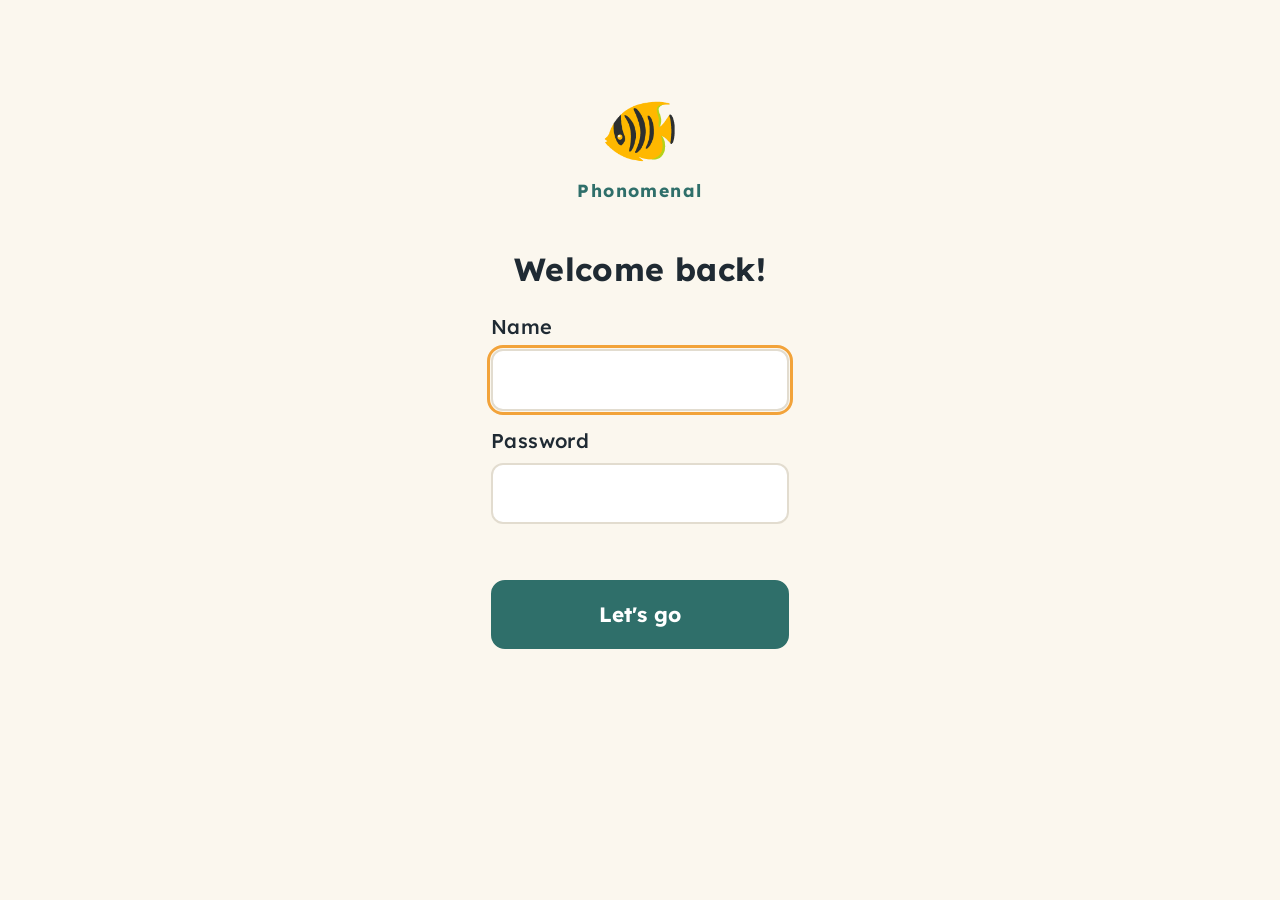
<file: static/login.html>
<!doctype html>
<html lang="en">
<head>
  <meta charset="utf-8">
  <meta name="viewport" content="width=device-width, initial-scale=1">
  <title>Sign in · Phonomenal</title>
  <meta name="theme-color" content="#2f6f6a">
  <link rel="manifest" href="/manifest.webmanifest">
  <link rel="icon" href="/static/icon.svg" type="image/svg+xml">
  <link rel="preconnect" href="https://fonts.googleapis.com">
  <link rel="preconnect" href="https://fonts.gstatic.com" crossorigin>
  <link href="https://fonts.googleapis.com/css2?family=Lexend:wght@400;500;700&display=swap" rel="stylesheet">
  <link rel="stylesheet" href="/static/style.css">
  <style>
    .login { max-width: 420px; margin: 8vh auto 0; display: flex; flex-direction: column; gap: 16px; text-align: center; }
    .login-icon { font-size: 4rem; line-height: 1; }
    .login-brand { margin: 0; font-size: 1.1rem; font-weight: 700; letter-spacing: .08em; color: var(--primary); }
    .login form { display: flex; flex-direction: column; gap: 14px; text-align: left; }
    .login label { display: flex; flex-direction: column; gap: 6px; font-weight: 500; }
    .login input { font: inherit; font-size: 1.3rem; padding: 12px 14px; border-radius: 12px;
      border: 2px solid var(--line); background: var(--card); color: var(--ink); }
    .login input:focus { outline: 3px solid var(--hl); outline-offset: 1px; }
    .login .note { min-height: 1.4em; margin: 0; }
  </style>
</head>
<body>
<main id="app">
  <section class="screen login">
    <div class="login-icon">🐠</div>
    <p class="login-brand">Phonomenal</p>
    <h1>Welcome back!</h1>
    <form id="login-form" autocomplete="on">
      <label>Name
        <input id="username" name="username" autocomplete="username" autocapitalize="words" spellcheck="false" required>
      </label>
      <label>Password
        <input id="password" name="password" type="password" autocomplete="current-password" required>
      </label>
      <p class="note" id="login-error" role="alert"></p>
      <button class="big primary" type="submit">Let's go</button>
    </form>
  </section>
</main>
<script>
const form = document.getElementById("login-form");
const error = document.getElementById("login-error");
document.getElementById("username").focus();
form.onsubmit = async (e) => {
  e.preventDefault();
  error.textContent = "";
  const res = await fetch("/api/login", {
    method: "POST",
    headers: { "Content-Type": "application/json" },
    body: JSON.stringify({ username: form.username.value, password: form.password.value }),
  });
  if (res.ok) {
    const next = new URLSearchParams(location.search).get("next") || "/";
    location.href = next.startsWith("/") && !next.startsWith("//") ? next : "/";   // only same-site pages
  } else {
    error.textContent = (await res.json().catch(() => ({}))).detail || "Something went wrong. Try again!";
    form.password.select();
  }
};
</script>
</body>
</html>
</file>
<file: static/style.css>
:root {
  --bg: #fbf7ee;          /* warm off-white: less glare than pure white */
  --card: #ffffff;
  --ink: #1f2a33;
  --muted: #5d6b75;
  --primary: #2f6f6a;
  --primary-ink: #ffffff;
  --good: #e6f4ea;
  --good-ink: #1e6b3a;
  --gentle: #fff4e0;
  --bad: #fde4e1;
  --bad-ink: #9b2c22;
  --hl: #f2a33a;          /* highlight for tricky letters: warm, not alarming red */
  --line: #e2dccf;
}
@media (prefers-color-scheme: dark) {
  :root {
    --bg: #1d2226; --card: #262c31; --ink: #f1ece2; --muted: #a9b3ba;
    --primary: #5fb3aa; --primary-ink: #11181b; --good: #1f3a2a; --good-ink: #9fe0b3;
    --gentle: #3a3022; --hl: #f2a33a; --line: #3a4248;
    --bad: #3d2422; --bad-ink: #f6a59b;
  }
}
* { box-sizing: border-box; }
html, body { margin: 0; background: var(--bg); color: var(--ink); }
body {
  font-family: "Lexend", system-ui, sans-serif;
  font-size: 20px; line-height: 1.6; letter-spacing: 0.02em;
}
#app { max-width: 640px; margin: 0 auto; padding: 24px 16px 48px; min-height: 100vh; display: flex; flex-direction: column; }
.screen { flex: 1; display: flex; flex-direction: column; gap: 18px; }
h1 { font-size: 2rem; margin: 24px 0 0; }
.muted { color: var(--muted); }
a { color: var(--primary); }
button {
  font: inherit; color: var(--ink); background: var(--card); border: 2px solid var(--line);
  border-radius: 14px; padding: 12px 18px; cursor: pointer;
}
button:focus-visible, input:focus-visible { outline: 3px solid var(--hl); outline-offset: 2px; }
button.big { font-size: 1.3rem; padding: 16px 24px; }
button.primary { background: var(--primary); color: var(--primary-ink); border-color: var(--primary); font-weight: 700; }
.progress { height: 10px; background: var(--line); border-radius: 99px; overflow: hidden; }
.progress > div { height: 100%; width: 0; background: var(--primary); transition: width .3s; }   /* #bar, #split-bar, #match-bar */
.listen { display: flex; gap: 12px; flex-wrap: wrap; }
.sound { flex: 1; min-width: 200px; font-size: 1.2rem; padding: 18px; }
.sentence { font-size: 1.2rem; background: var(--card); border-radius: 14px; padding: 12px 16px; margin: 0; }
form { display: flex; flex-direction: column; gap: 14px; }
.spell {
  font: inherit; font-size: 2rem; letter-spacing: 0.12em; text-align: center;
  padding: 14px; border-radius: 14px; border: 2px solid var(--line); background: var(--card); color: var(--ink);
  width: 100%;
}
.feedback { border-radius: 18px; padding: 18px; display: flex; flex-direction: column; gap: 12px; }
.feedback p { margin: 0; }
.good { background: var(--good); }
.good .headline { color: var(--good-ink); }
.gentle { background: var(--gentle); }
.headline { font-size: 1.3rem; font-weight: 700; }
.word { font-size: 2rem; letter-spacing: 0.12em; font-weight: 500; }
.letters span.miss { color: var(--hl); text-decoration: underline 4px; text-underline-offset: 6px; font-weight: 700; }
.note { font-style: italic; }
.choices { display: grid; grid-template-columns: repeat(3, 1fr); gap: 10px; }
.choices button { padding: 14px 6px; font-size: 1rem; line-height: 1.4; }
.summary { font-size: 1.3rem; }
.stars { list-style: none; padding: 0; margin: 0; font-size: 1.2rem; }
[hidden] { display: none !important; }
@media (max-width: 420px) {
  body { font-size: 18px; }
  .spell, .word { font-size: 1.6rem; }
}

/* ---------------- shared ---------------- */
.screen.wide { max-width: 100%; }
#app:has(#aquarium:not([hidden])) { max-width: 960px; }
.appbar { position: sticky; top: 0; z-index: 15; display: flex; justify-content: space-between; align-items: center;
  gap: 8px; margin: -24px -16px 12px; padding: 12px 16px; background: var(--bg); }   /* bottom margin: room for the today ring on the week dots */
.appbar .coin-pill { margin-left: auto; position: relative; }
.coin-pill.bump { animation: coin-bump .35s ease-out; }
@keyframes coin-bump { 40% { transform: scale(1.15); } }
.coin-float { position: absolute; right: 8px; top: 100%; font-size: .9rem; font-weight: 700; color: var(--good-ink);
  white-space: nowrap; pointer-events: none; animation: coin-float 1.1s ease-out forwards; }
.coin-float.spend { color: var(--bad-ink); }
@keyframes coin-float { 0% { transform: translateY(14px); opacity: 0; } 25% { opacity: 1; }
  60% { transform: translateY(0); opacity: 1; } 100% { transform: translateY(-8px); opacity: 0; } }
.topbar { display: flex; justify-content: space-between; align-items: center; gap: 8px; }
.topbar-right { display: flex; gap: 8px; }
.pill { font-weight: 700; border-radius: 99px; padding: 8px 16px; background: var(--card); border: 2px solid var(--line); }
.icon-btn { font-size: 1.4rem; padding: 6px 12px; border-radius: 12px; }
.back { align-self: flex-start; padding: 6px 12px; font-size: 1rem; }
.badge { align-self: flex-start; margin: 0; padding: 4px 12px; border-radius: 99px; background: var(--gentle); font-weight: 700; }
.celebrate { font-size: 1.2rem; font-weight: 700; color: var(--good-ink); background: var(--good); border-radius: 14px; padding: 14px; margin: 0; }
.neutral { background: var(--card); }
.bad { background: var(--bad); }
.bad .headline, .feedback.bad:not(:has(.headline)) { color: var(--bad-ink); }
.feedback.good:not(:has(.headline)) { color: var(--good-ink); }
.text-input { font: inherit; width: 100%; padding: 10px 12px; border-radius: 10px; border: 2px solid var(--line); background: var(--card); color: var(--ink); margin-top: 6px; }
label { display: flex; flex-direction: column; }

/* ---------------- weekly goal & mission ---------------- */
.week { display: flex; flex-direction: column; align-items: center; gap: 4px; }
.week p { margin: 0; }
.week-dots { display: flex; gap: 8px; }
.day { display: flex; flex-direction: column; align-items: center; gap: 2px; }
.dot-mark { width: 36px; height: 36px; border-radius: 50%; border: 2px solid var(--line); background: var(--card);
  display: grid; place-items: center; font-size: 1.1rem; color: #fff; }
.day.done .dot-mark { background: var(--hl); border-color: var(--hl); }
.day.today .dot-mark { outline: 3px solid var(--primary); outline-offset: 2px; }
.day-name { font-size: .75rem; color: var(--muted); }
.choice-cards { display: grid; grid-template-columns: repeat(auto-fit, minmax(150px, 1fr)); gap: 10px; }
.choice-card { display: flex; flex-direction: column; align-items: center; gap: 4px; padding: 16px 10px; text-align: center; }
.choice-card[aria-pressed="true"] { border-color: var(--primary); background: var(--good); }
.choice-card:disabled { opacity: .5; cursor: default; }
.cc-icon { font-size: 2rem; }
.mission-list { display: flex; flex-direction: column; gap: 10px; }
.mission-item { display: flex; align-items: center; gap: 14px; text-align: left; padding: 14px 16px; }
.mission-item.done { background: var(--good); border-color: transparent; }
.mission-item.bonus { opacity: .85; }
.mi-icon { font-size: 1.8rem; width: 40px; text-align: center; }
.mi-text { display: flex; flex-direction: column; flex: 1; }
.mi-text .muted { font-size: .9rem; }
.mi-go { font-size: 1.2rem; color: var(--primary); }
.bonus-title { margin: 8px 0 0; }

/* ---------------- writing ---------------- */
.prompt-card { background: var(--card); border-radius: 16px; padding: 18px; border-left: 6px solid var(--primary); }
.prompt-card p { margin: 0; font-size: 1.25rem; font-weight: 500; }
#writing-text { font: inherit; font-size: 1.15rem; line-height: 1.7; padding: 14px; border-radius: 14px;
  border: 2px solid var(--line); background: var(--card); color: var(--ink); resize: vertical; width: 100%; }
.writing-foot { display: flex; justify-content: space-between; align-items: center; gap: 12px; flex-wrap: wrap; }
.sentence-dots { display: flex; align-items: center; gap: 6px; }
.sentence-dots .dot { width: 16px; height: 16px; border-radius: 50%; background: var(--line); }
.sentence-dots .dot.on { background: var(--primary); }

/* ---------------- sound splitting ---------------- */
.split-word { font-size: 3rem; letter-spacing: .15em; text-align: center; font-weight: 700; margin: 8px 0; }
.count-buttons { display: flex; flex-wrap: wrap; gap: 10px; justify-content: center; }
.count-btn { font-size: 1.6rem; width: 64px; height: 64px; font-weight: 700; }
.count-btn[aria-pressed="true"] { border-color: var(--primary); background: var(--good); outline: 3px solid var(--primary); }
.answer-label { margin: 8px 0 0; font-weight: 500; text-align: center; }
.tiles { display: flex; justify-content: center; align-items: stretch; flex-wrap: wrap; margin: 10px 0; }
.tile { font-size: 2.2rem; font-weight: 700; min-width: 48px; padding: 8px 6px; text-align: center;
  background: var(--card); border: 2px solid var(--line); border-radius: 10px; }
.gap { width: 30px; padding: 0; border: none; background: transparent; font-size: 2rem; color: var(--line);
  border-radius: 8px; display: grid; place-items: center; }
.gap:not(.static):hover { background: var(--line); }
.gap { opacity: .55; }
.gap.cut { color: var(--hl); font-weight: 700; opacity: 1; }
.tile.group { border-width: 3px; }
.c1 { border-color: #e76f51; } .c2 { border-color: #2a9d8f; } .c3 { border-color: #e9c46a; } .c4 { border-color: #8e7dbe; }
.c5 { border-color: #f4a261; } .c6 { border-color: #3a86ff; } .c7 { border-color: #ff70a6; } .c8 { border-color: #70e000; }

/* ---------------- aquarium ---------------- */
.tank { position: relative; width: 100%; aspect-ratio: 16 / 10; border-radius: 18px; overflow: hidden; background: #0b5d9c;
  box-shadow: inset 0 0 0 4px rgba(255,255,255,.35), 0 6px 18px rgba(0,0,0,.25); touch-action: pan-y; user-select: none;
  -webkit-user-select: none; -webkit-tap-highlight-color: transparent; }
.tank > .scene, .scene-svg { position: absolute; inset: 0; width: 100%; height: 100%; display: block; }
.tank .item { position: absolute; z-index: 3; }
.tank .item svg { width: 100%; height: auto; display: block; overflow: visible; }
.tank .swimmer { left: 0; top: 0; cursor: pointer; will-change: transform; z-index: 5; }
.tank .bottom { z-index: 3; transform-origin: 50% 100%; }
.tank .bottom::after { content: ""; position: absolute; left: -8%; right: -8%; bottom: -6%; height: 16%; z-index: -1;
  background: radial-gradient(closest-side, rgba(0,0,0,.32), transparent); }
.tank .glow { z-index: 7; }
.fish-shadow { position: absolute; left: 0; top: 0; height: 6px; border-radius: 50%; z-index: 2; pointer-events: none;
  background: radial-gradient(closest-side, rgba(0,0,0,.45), transparent); transform-origin: 50% 50%; }
.night-overlay { position: absolute; inset: 0; z-index: 6; pointer-events: none; opacity: 0; transition: opacity 1.5s;
  background: radial-gradient(ellipse at 75% -10%, rgba(180,200,255,.25), transparent 50%), rgba(6,14,48,.62); mix-blend-mode: multiply; }
.tank.night .night-overlay { opacity: 1; }
.fx { position: absolute; inset: 0; z-index: 8; pointer-events: none; }
.plankton { position: absolute; inset: 0; z-index: 7; pointer-events: none; opacity: 0; transition: opacity 1.5s; }
.plankton span { position: absolute; width: 4px; height: 4px; border-radius: 50%; background: #a5f3fc;
  box-shadow: 0 0 6px 2px #67e8f9; animation: plankton 7s ease-in-out infinite alternate; }
.tank.night .plankton { opacity: 1; }
@keyframes plankton { 0% { transform: translate(0, 0); opacity: .2; } 50% { opacity: 1; } 100% { transform: translate(14px, -18px); opacity: .3; } }
.tank.mini { aspect-ratio: 16 / 10; width: 100%; height: 100%; border-radius: 8px; box-shadow: none; }

/* scene motion */
.scene-svg .ray { transform-box: fill-box; transform-origin: 50% 0; animation: ray 9s ease-in-out infinite alternate; }
@keyframes ray { from { transform: skewX(-5deg); opacity: .55; } to { transform: skewX(5deg); opacity: 1; } }
.scene-svg .surface { animation: surface 5s linear infinite; }
@keyframes surface { from { transform: translateX(0); } to { transform: translateX(-20px); } }
.scene-svg .mote { animation: mote 14s linear infinite; opacity: 0; }
@keyframes mote { 0% { transform: translate(0, 0); opacity: 0; } 15% { opacity: .5; } 85% { opacity: .4; } 100% { transform: translate(6px, -24px); opacity: 0; } }
.tank.night .rays { opacity: .25; }
.tank.small .scene-svg *, .tank.mini .scene-svg * { animation: none; }

/* creature parts */
.item svg .tail { transform-box: view-box; animation: wag .55s ease-in-out infinite alternate; }
.item.fast svg .tail { animation-duration: .18s; }
@keyframes wag { from { transform: scaleX(1) skewY(-7deg); } to { transform: scaleX(.72) skewY(7deg); } }
.item svg .fin { transform-box: view-box; animation: fin .7s ease-in-out infinite alternate; }
@keyframes fin { from { transform: rotate(-14deg); } to { transform: rotate(12deg); } }
.item svg .eye { transform-box: fill-box; transform-origin: 50% 50% !important; animation: blink 5s var(--blink, 0s) infinite; }
@keyframes blink { 0%, 94%, 100% { transform: scaleY(1); } 97% { transform: scaleY(.1); } }
.item svg .sway { transform-box: view-box; animation: sway 4s ease-in-out infinite alternate; }
.item svg .sway:nth-of-type(2n) { animation-duration: 5s; animation-delay: -1.5s; }
.item svg .sway:nth-of-type(3n) { animation-duration: 3.4s; animation-delay: -2.5s; }
@keyframes sway { from { transform: skewX(-5deg); } to { transform: skewX(5deg); } }
.item svg .bell { transform-box: view-box; animation: bell 1.8s ease-in-out infinite; }
@keyframes bell { 0%, 100% { transform: scale(1, 1); } 30% { transform: scale(.88, 1.08); } 60% { transform: scale(1.06, .94); } }
.item svg .tentacles { transform-box: view-box; animation: sway 1.8s ease-in-out infinite alternate; }
.item svg .arms { transform-box: view-box; animation: arms 2.4s ease-in-out infinite alternate; }
@keyframes arms { from { transform: skewX(-6deg) scaleY(1); } to { transform: skewX(6deg) scaleY(.94); } }
.item svg .pbody { transform-box: view-box; transition: transform .35s cubic-bezier(.3, 1.6, .5, 1); }
.item svg .spikes { opacity: .35; transition: opacity .3s; }
.item.puffed svg .pbody { transform: scale(1.4); }
.item.puffed svg .spikes { opacity: 1; }
.item svg .lid { transform-box: view-box; animation: lid 6s ease-in-out infinite; }
@keyframes lid { 0%, 55%, 100% { transform: rotate(0); } 65%, 85% { transform: rotate(-22deg); } }
.item svg .twinkle { transform-box: view-box; animation: twinkle 2.2s ease-in-out infinite; }
.item svg .twinkle.t2 { animation-delay: -1.1s; }
@keyframes twinkle { 0%, 100% { transform: scale(.2); opacity: 0; } 50% { transform: scale(1); opacity: 1; } }
.item svg .flag { transform-box: view-box; animation: flag 1.2s ease-in-out infinite alternate; }
@keyframes flag { from { transform: skewY(-6deg) scaleX(1); } to { transform: skewY(6deg) scaleX(.9); } }
.tank .glow svg { animation: glow 3s ease-in-out infinite alternate; }
.tank.night .glow svg { animation-name: glow-night; }
@keyframes glow { from { filter: drop-shadow(0 0 2px rgba(165,243,252,.6)); } to { filter: drop-shadow(0 0 8px rgba(232,121,249,.7)); } }
@keyframes glow-night { from { filter: drop-shadow(0 0 6px #67e8f9) brightness(1.15); } to { filter: drop-shadow(0 0 16px #e879f9) brightness(1.3); } }
/* Tap flash. Listed after the night glow and given the same specificity so it wins in the dark too. */
.tank .glow.flash svg, .tank.night .glow.flash svg { animation: flash .9s ease-out; }
.tank.night .glow.flash svg { animation-name: flash-night; }
@keyframes flash { 30% { filter: drop-shadow(0 0 18px #f0abfc) brightness(1.6); } }
@keyframes flash-night { 0% { filter: drop-shadow(0 0 8px #67e8f9) brightness(1.2); }
  30% { filter: drop-shadow(0 0 28px #f0abfc) drop-shadow(0 0 10px #fff) brightness(2); }
  100% { filter: drop-shadow(0 0 6px #67e8f9) brightness(1.15); } }

/* reactions and effects */
.wiggle { animation: wiggle .45s; }
@keyframes wiggle { 25% { transform: rotate(-10deg); } 75% { transform: rotate(10deg); } }
.gulp svg { animation: gulp .3s; }
@keyframes gulp { 50% { transform: scale(1.12, .92); } }
.poked svg { animation: poke .5s; }
@keyframes poke { 30% { transform: scale(1.08, .9); } 60% { transform: scale(.96, 1.06); } }
.sinking { animation: sink .9s cubic-bezier(.5, 0, .7, 1); }
@keyframes sink { from { transform: translateY(-260%); opacity: .4; } 80% { transform: translateY(4%); opacity: 1; } to { transform: translateY(0); } }
.bubble { position: absolute; left: 45%; bottom: 80%; width: 8px; height: 8px; border-radius: 50%;
  border: 2px solid rgba(255,255,255,.85); background: rgba(255,255,255,.15); animation: rise 3.2s ease-in infinite; }
.bubble.b1 { animation-delay: .8s; left: 32%; width: 6px; height: 6px; } .bubble.b2 { animation-delay: 1.6s; left: 58%; }
.bubble.b3 { animation-delay: 2.4s; left: 48%; width: 5px; height: 5px; }
@keyframes rise { 0% { transform: translate(0, 0); opacity: 0; } 10% { opacity: 1; } 50% { transform: translate(6px, -450%); }
  100% { transform: translate(-4px, -900%); opacity: 0; } }
.pop-bubble { position: absolute; width: 9px; height: 9px; margin: -4px; border-radius: 50%; border: 2px solid rgba(255,255,255,.9);
  transform: scale(var(--s, 1)); animation: pop-rise 1.6s ease-out both; }
@keyframes pop-rise { from { transform: translate(0, 0) scale(var(--s, 1)); opacity: 1; } to { transform: translate(8px, -70px) scale(var(--s, 1)); opacity: 0; } }
.flake { position: absolute; left: 0; top: 0; width: 6px; height: 4px; margin: -2px; border-radius: 2px;
  background: #e8a33d; box-shadow: 0 0 0 1px rgba(80,40,0,.35); }
.flake:nth-child(3n) { background: #d9534f; } .flake:nth-child(3n+1) { background: #8bc34a; }
.plop, .splash { position: absolute; width: 30px; height: 10px; margin-left: -15px; border-radius: 50%;
  border: 3px solid rgba(255,255,255,.9); animation: ring .7s ease-out forwards; }
.splash { width: 60px; height: 16px; margin-left: -30px; animation-duration: 1s; }
@keyframes ring { from { transform: scale(.2); opacity: 1; } to { transform: scale(1.6); opacity: 0; } }
.sand-puff { position: absolute; width: 80px; height: 30px; margin: -24px 0 0 -40px; border-radius: 50%;
  background: radial-gradient(closest-side, rgba(255,240,210,.9), transparent); animation: puff 1s ease-out forwards; }
@keyframes puff { from { transform: scale(.3); opacity: 1; } to { transform: scale(1.6, 1.2); opacity: 0; } }
.ink { position: absolute; width: 70px; height: 70px; margin: -35px; border-radius: 50%;
  background: radial-gradient(closest-side, rgba(30,20,50,.85), rgba(30,20,50,0)); animation: ink 2.2s ease-out forwards; }
@keyframes ink { from { transform: scale(.3); opacity: 1; } to { transform: scale(2); opacity: 0; } }
.heart { position: absolute; font-size: 1.3rem; margin-left: -.6rem; animation: heart 1.6s ease-out forwards; }
@keyframes heart { from { transform: translateY(0) scale(.5); opacity: 1; } to { transform: translateY(-50px) scale(1.2); opacity: 0; } }

.tank.moving .bottom { cursor: grab; outline: 2px dashed rgba(255,255,255,.85); outline-offset: 2px; border-radius: 6px; }
.tank.moving .dragging { cursor: grabbing; }
.tank.small { aspect-ratio: 16 / 10; }
.aq-hint { margin-top: -6px; }
.aq-toolbar { display: flex; flex-wrap: wrap; gap: 10px; }
.aq-toolbar button { flex: 1; min-width: 140px; }

/* ---------------- sheet (shop, gallery, dialogs) ---------------- */
.sheet { position: fixed; inset: 0; background: rgba(0,0,0,.45); display: flex; align-items: flex-end; justify-content: center; z-index: 10; }
.sheet-panel { background: var(--bg); width: 100%; max-width: 760px; max-height: 85vh; overflow-y: auto;
  border-radius: 20px 20px 0 0; padding: 16px 16px 32px; display: flex; flex-direction: column; gap: 12px; }
.sheet-head { display: flex; justify-content: space-between; align-items: center; }
.sheet-head h2 { margin: 0; }
.sheet-body { display: flex; flex-direction: column; gap: 14px; }
.sheet-head { flex-shrink: 0; }
/* flex-shrink: 0 stops a long list squashing the tabs to nothing; sticky keeps them reachable while scrolling */
.tabs { display: flex; gap: 4px; overflow-x: auto; flex-shrink: 0; position: sticky; top: -16px; z-index: 2;
  background: var(--bg); padding: 6px 0; margin: -6px 0; }
.tab { white-space: nowrap; padding: 8px 10px; font-size: .9rem; }
.tab.active { background: var(--primary); color: var(--primary-ink); border-color: var(--primary); }
.shop-grid { display: grid; grid-template-columns: repeat(auto-fill, minmax(140px, 1fr)); gap: 10px; }
.shop-card { background: var(--card); border: 2px solid var(--line); border-radius: 14px; padding: 10px;
  display: flex; flex-direction: column; align-items: center; gap: 6px; text-align: center; font-size: .95rem; }
.shop-art { width: 100%; height: 88px; display: grid; place-items: center; background: linear-gradient(#cdeffd, #7dd3fc); border-radius: 10px; overflow: hidden; }
.shop-art > div:not(.tank) { width: 100%; height: 100%; display: grid; place-items: center; }
.shop-art svg { width: 78%; height: 74px; overflow: visible; }
.shop-art .tank.mini { width: 100%; height: 100%; aspect-ratio: auto; }
.shop-art .tank.mini .scene-svg { max-width: none; max-height: none; width: 100%; height: 100%; }
.shop-emoji { font-size: 2.4rem; }
.shop-card button { width: 100%; padding: 8px; }
.shop-card button:disabled { opacity: .45; cursor: default; }
.gallery-item { display: flex; flex-direction: column; gap: 4px; }

/* ---------------- trophies ---------------- */
.trophy-grid { display: grid; grid-template-columns: repeat(auto-fill, minmax(160px, 1fr)); gap: 10px; }
.trophy { background: var(--card); border: 2px solid var(--line); border-radius: 14px; padding: 12px; text-align: center;
  display: flex; flex-direction: column; gap: 4px; font-size: .9rem; opacity: .6; }
.trophy.earned { opacity: 1; border-color: var(--line); position: relative; }
.trophy.today { border-color: var(--hl); background: var(--gentle); box-shadow: 0 0 0 3px var(--hl); }
.trophy-new { position: absolute; top: -10px; left: 50%; transform: translateX(-50%); background: var(--hl); color: #fff;
  font-size: .75rem; font-weight: 700; padding: 2px 10px; border-radius: 99px; white-space: nowrap; }
.done-credits { font-size: 1.3rem; font-weight: 700; color: var(--good-ink); margin: 0; }
.done-awards { display: flex; flex-direction: column; gap: 10px; }
.done-award { display: flex; gap: 12px; align-items: center; background: var(--gentle); border: 2px solid var(--hl);
  border-radius: 14px; padding: 12px 14px; animation: pop .4s ease-out; }
.trophy-icon { font-size: 2rem; }
.tiers { display: flex; flex-wrap: wrap; gap: 4px; justify-content: center; }
.tier { font-size: .75rem; padding: 2px 6px; border-radius: 99px; background: var(--line); }
.tier.on { background: var(--hl); color: #fff; }

/* ---------------- reward pop-ups ---------------- */
.toasts { position: fixed; top: 16px; left: 50%; transform: translateX(-50%); z-index: 20; display: flex;
  flex-direction: column; gap: 8px; width: min(420px, calc(100% - 32px)); pointer-events: none; }
.toast { pointer-events: auto; background: var(--card); border: 2px solid var(--hl); border-radius: 14px; padding: 10px 16px;
  font-weight: 700; text-align: center; box-shadow: 0 6px 20px rgba(0,0,0,.18); animation: pop .3s ease-out; }
.toast.achievement { display: flex; gap: 12px; align-items: center; text-align: left; font-weight: 400; padding: 14px 16px; }
.toast-icon { font-size: 2.4rem; }
.toast-credits { font-weight: 700; color: var(--good-ink); }
button.toast { font: inherit; color: var(--ink); width: 100%; cursor: pointer; }
.toast-hint { font-size: .75rem; color: var(--muted); }
@keyframes pop { from { transform: scale(.8); opacity: 0; } to { transform: scale(1); opacity: 1; } }
@media (prefers-reduced-motion: reduce) {
  .toast, .bubble, .tank *, .tank svg *, .coin-pill { animation: none !important; }
  .coin-float { animation: coin-fade 1.1s linear forwards !important; }
  @keyframes coin-fade { 0%, 70% { opacity: 1; } 100% { opacity: 0; } }
}

/* ---------------- sound match ---------------- */
.word-cards { display: grid; grid-template-columns: repeat(2, 1fr); gap: 10px; }
.word-card { position: relative; font-size: 1.6rem; font-weight: 700; letter-spacing: .08em; padding: 18px 8px; }
.word-card.picked { border-color: var(--primary); background: var(--good); }
.word-card:disabled { cursor: default; color: var(--ink); }
.word-card.hit { border-color: #2f9e44; background: var(--good); }
.word-card.missed { border: 3px dashed var(--hl); }
.word-card.wrong { border-color: #d9480f; background: var(--bad); }
.word-card.ok { opacity: .55; }
.word-card mark { background: none; color: inherit; text-decoration: underline 4px var(--hl); text-underline-offset: 6px; }
.card-tag { position: absolute; top: 4px; right: 8px; font-size: .7rem; font-weight: 500; letter-spacing: 0; color: var(--muted); }
</file>
